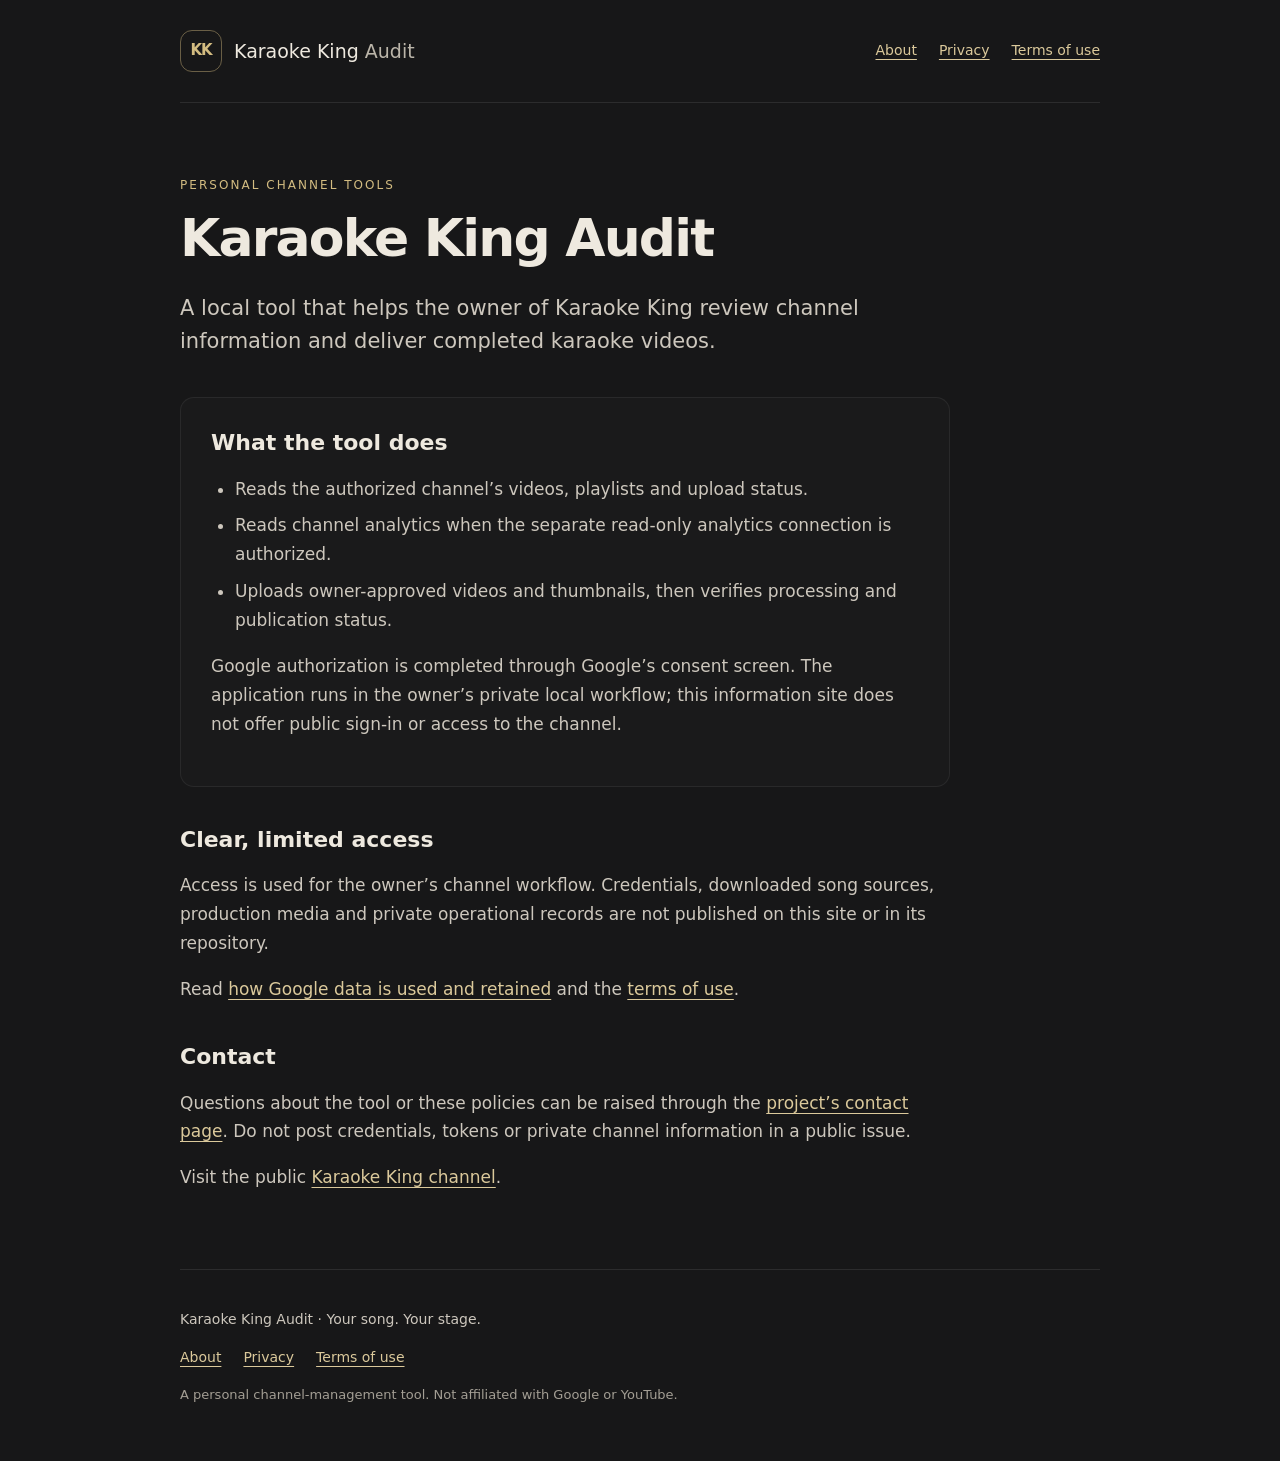
<file: index.html>
<!doctype html>
<html lang="en"><head><meta charset="utf-8"><meta name="viewport" content="width=device-width,initial-scale=1"><meta name="description" content="Karaoke King Audit: personal channel tools, privacy and usage information."><title>About · Karaoke King Audit</title><link rel="stylesheet" href="style.css"></head><body><div class="shell"><header><a class="brand" href="./"><span class="mark" aria-hidden="true">KK</span><span>Karaoke King <strong>Audit</strong></span></a><nav aria-label="Main"><a href="./">About</a><a href="privacy.html">Privacy</a><a href="terms.html">Terms of use</a></nav></header><main><p class="eyebrow">Personal channel tools</p><h1>Karaoke King Audit</h1><p class="lede">A local tool that helps the owner of Karaoke King review channel information and deliver completed karaoke videos.</p><section class="panel"><h2>What the tool does</h2><ul><li>Reads the authorized channel’s videos, playlists and upload status.</li><li>Reads channel analytics when the separate read-only analytics connection is authorized.</li><li>Uploads owner-approved videos and thumbnails, then verifies processing and publication status.</li></ul><p>Google authorization is completed through Google’s consent screen. The application runs in the owner’s private local workflow; this information site does not offer public sign-in or access to the channel.</p></section><section><h2>Clear, limited access</h2><p>Access is used for the owner’s channel workflow. Credentials, downloaded song sources, production media and private operational records are not published on this site or in its repository.</p><p>Read <a href="privacy.html">how Google data is used and retained</a> and the <a href="terms.html">terms of use</a>.</p></section><section><h2>Contact</h2><p>Questions about the tool or these policies can be raised through the <a href="https://github.com/xtianxian/karaoke-king-audit/issues">project’s contact page</a>. Do not post credentials, tokens or private channel information in a public issue.</p><p>Visit the public <a href="https://www.youtube.com/@KaraokeKingSingAlong">Karaoke King channel</a>.</p></section></main><footer><p>Karaoke King Audit · Your song. Your stage.</p><nav aria-label="Main"><a href="./">About</a><a href="privacy.html">Privacy</a><a href="terms.html">Terms of use</a></nav><p class="fine">A personal channel-management tool. Not affiliated with Google or YouTube.</p></footer></div></body></html>
</file>
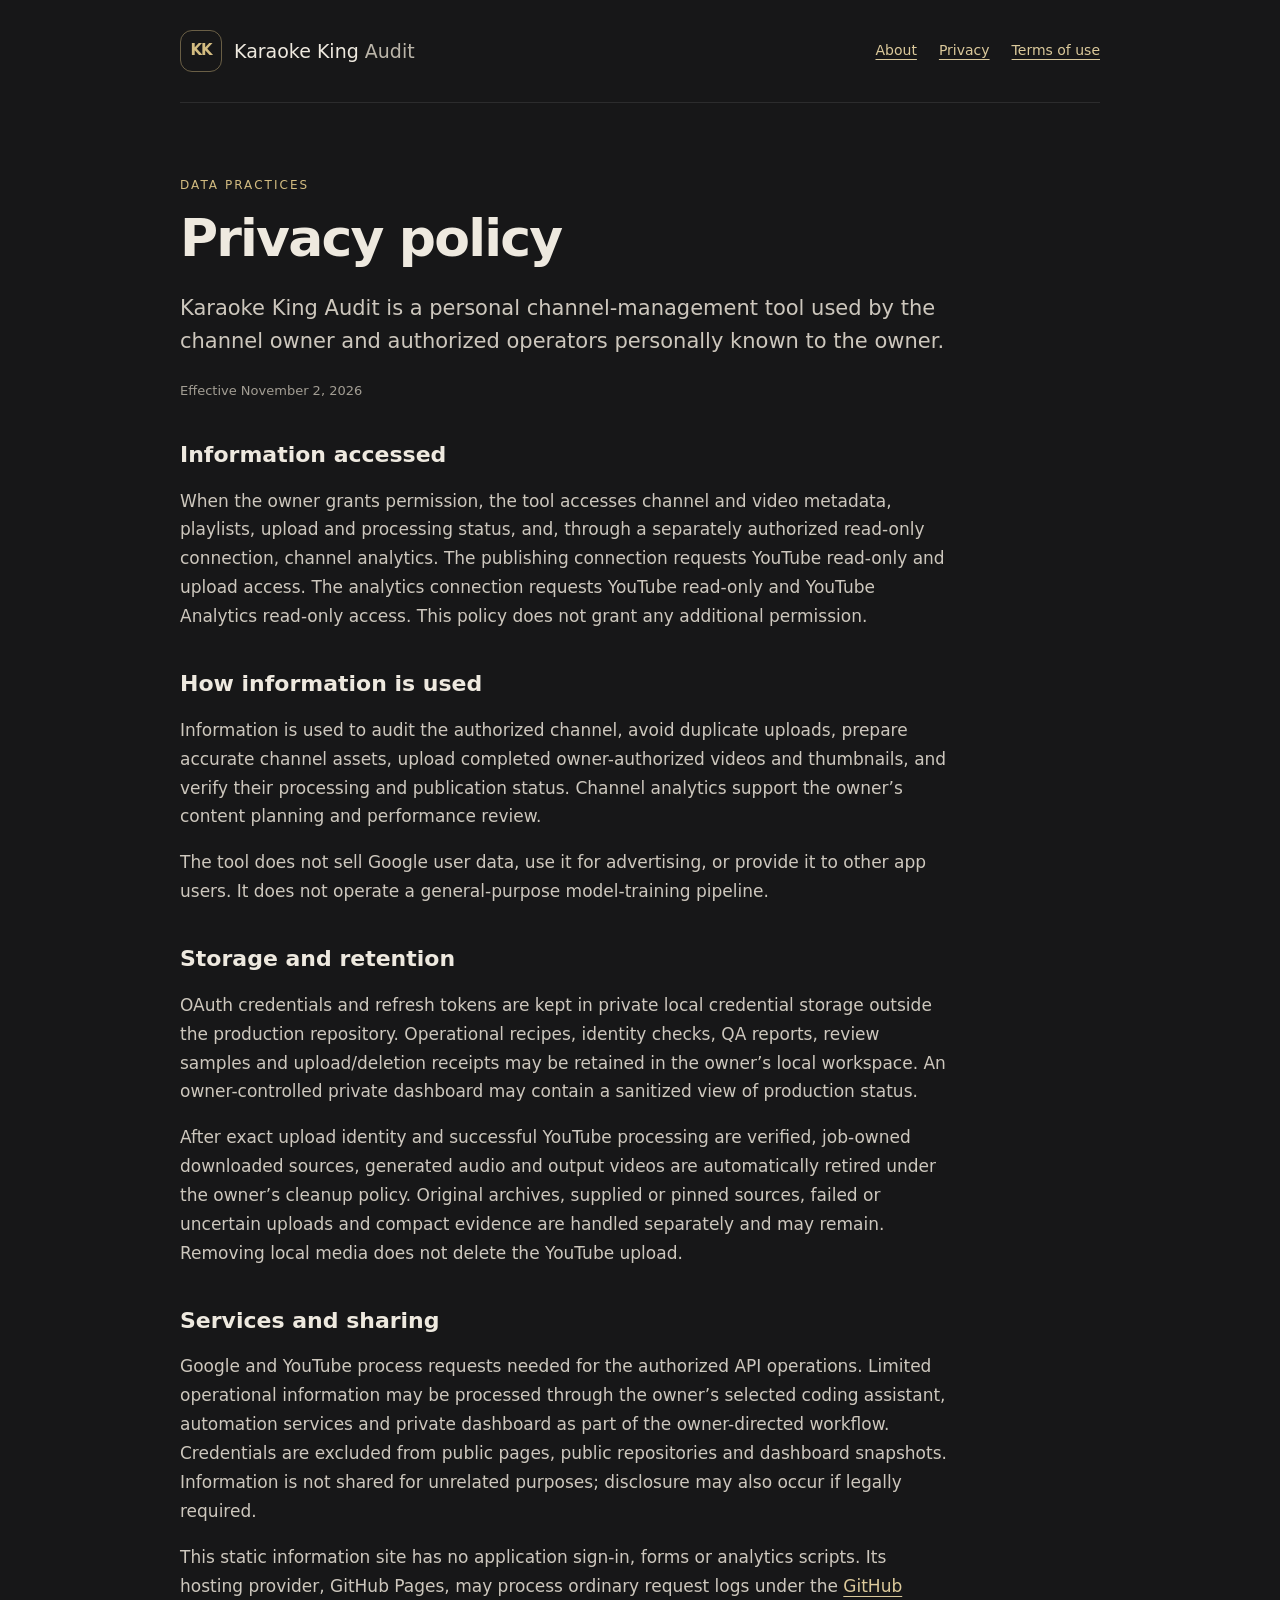
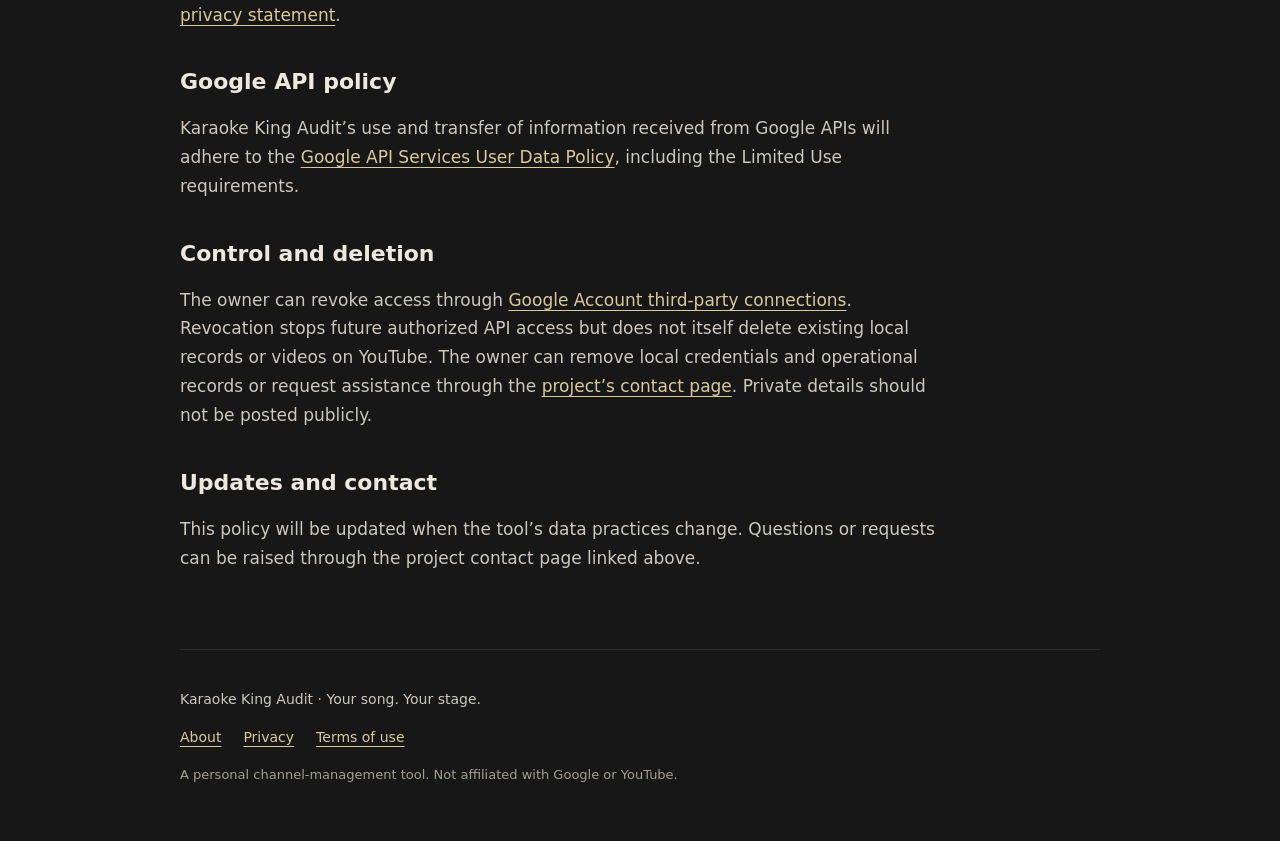
<file: privacy.html>
<!doctype html>
<html lang="en"><head><meta charset="utf-8"><meta name="viewport" content="width=device-width,initial-scale=1"><meta name="description" content="Karaoke King Audit: personal channel tools, privacy and usage information."><title>Privacy policy · Karaoke King Audit</title><link rel="stylesheet" href="style.css"></head><body><div class="shell"><header><a class="brand" href="./"><span class="mark" aria-hidden="true">KK</span><span>Karaoke King <strong>Audit</strong></span></a><nav aria-label="Main"><a href="./">About</a><a href="privacy.html">Privacy</a><a href="terms.html">Terms of use</a></nav></header><main><p class="eyebrow">Data practices</p><h1>Privacy policy</h1><p class="lede">Karaoke King Audit is a personal channel-management tool used by the channel owner and authorized operators personally known to the owner.</p><p class="fine">Effective November 2, 2026</p><section><h2>Information accessed</h2><p>When the owner grants permission, the tool accesses channel and video metadata, playlists, upload and processing status, and, through a separately authorized read-only connection, channel analytics. The publishing connection requests YouTube read-only and upload access. The analytics connection requests YouTube read-only and YouTube Analytics read-only access. This policy does not grant any additional permission.</p></section><section><h2>How information is used</h2><p>Information is used to audit the authorized channel, avoid duplicate uploads, prepare accurate channel assets, upload completed owner-authorized videos and thumbnails, and verify their processing and publication status. Channel analytics support the owner’s content planning and performance review.</p><p>The tool does not sell Google user data, use it for advertising, or provide it to other app users. It does not operate a general-purpose model-training pipeline.</p></section><section><h2>Storage and retention</h2><p>OAuth credentials and refresh tokens are kept in private local credential storage outside the production repository. Operational recipes, identity checks, QA reports, review samples and upload/deletion receipts may be retained in the owner’s local workspace. An owner-controlled private dashboard may contain a sanitized view of production status.</p><p>After exact upload identity and successful YouTube processing are verified, job-owned downloaded sources, generated audio and output videos are automatically retired under the owner’s cleanup policy. Original archives, supplied or pinned sources, failed or uncertain uploads and compact evidence are handled separately and may remain. Removing local media does not delete the YouTube upload.</p></section><section><h2>Services and sharing</h2><p>Google and YouTube process requests needed for the authorized API operations. Limited operational information may be processed through the owner’s selected coding assistant, automation services and private dashboard as part of the owner-directed workflow. Credentials are excluded from public pages, public repositories and dashboard snapshots. Information is not shared for unrelated purposes; disclosure may also occur if legally required.</p><p>This static information site has no application sign-in, forms or analytics scripts. Its hosting provider, GitHub Pages, may process ordinary request logs under the <a href="https://docs.github.com/en/site-policy/privacy-policies/github-general-privacy-statement">GitHub privacy statement</a>.</p></section><section><h2>Google API policy</h2><p>Karaoke King Audit’s use and transfer of information received from Google APIs will adhere to the <a href="https://developers.google.com/terms/api-services-user-data-policy">Google API Services User Data Policy</a>, including the Limited Use requirements.</p></section><section><h2>Control and deletion</h2><p>The owner can revoke access through <a href="https://myaccount.google.com/connections">Google Account third-party connections</a>. Revocation stops future authorized API access but does not itself delete existing local records or videos on YouTube. The owner can remove local credentials and operational records or request assistance through the <a href="https://github.com/xtianxian/karaoke-king-audit/issues">project’s contact page</a>. Private details should not be posted publicly.</p></section><section><h2>Updates and contact</h2><p>This policy will be updated when the tool’s data practices change. Questions or requests can be raised through the project contact page linked above.</p></section></main><footer><p>Karaoke King Audit · Your song. Your stage.</p><nav aria-label="Main"><a href="./">About</a><a href="privacy.html">Privacy</a><a href="terms.html">Terms of use</a></nav><p class="fine">A personal channel-management tool. Not affiliated with Google or YouTube.</p></footer></div></body></html>
</file>
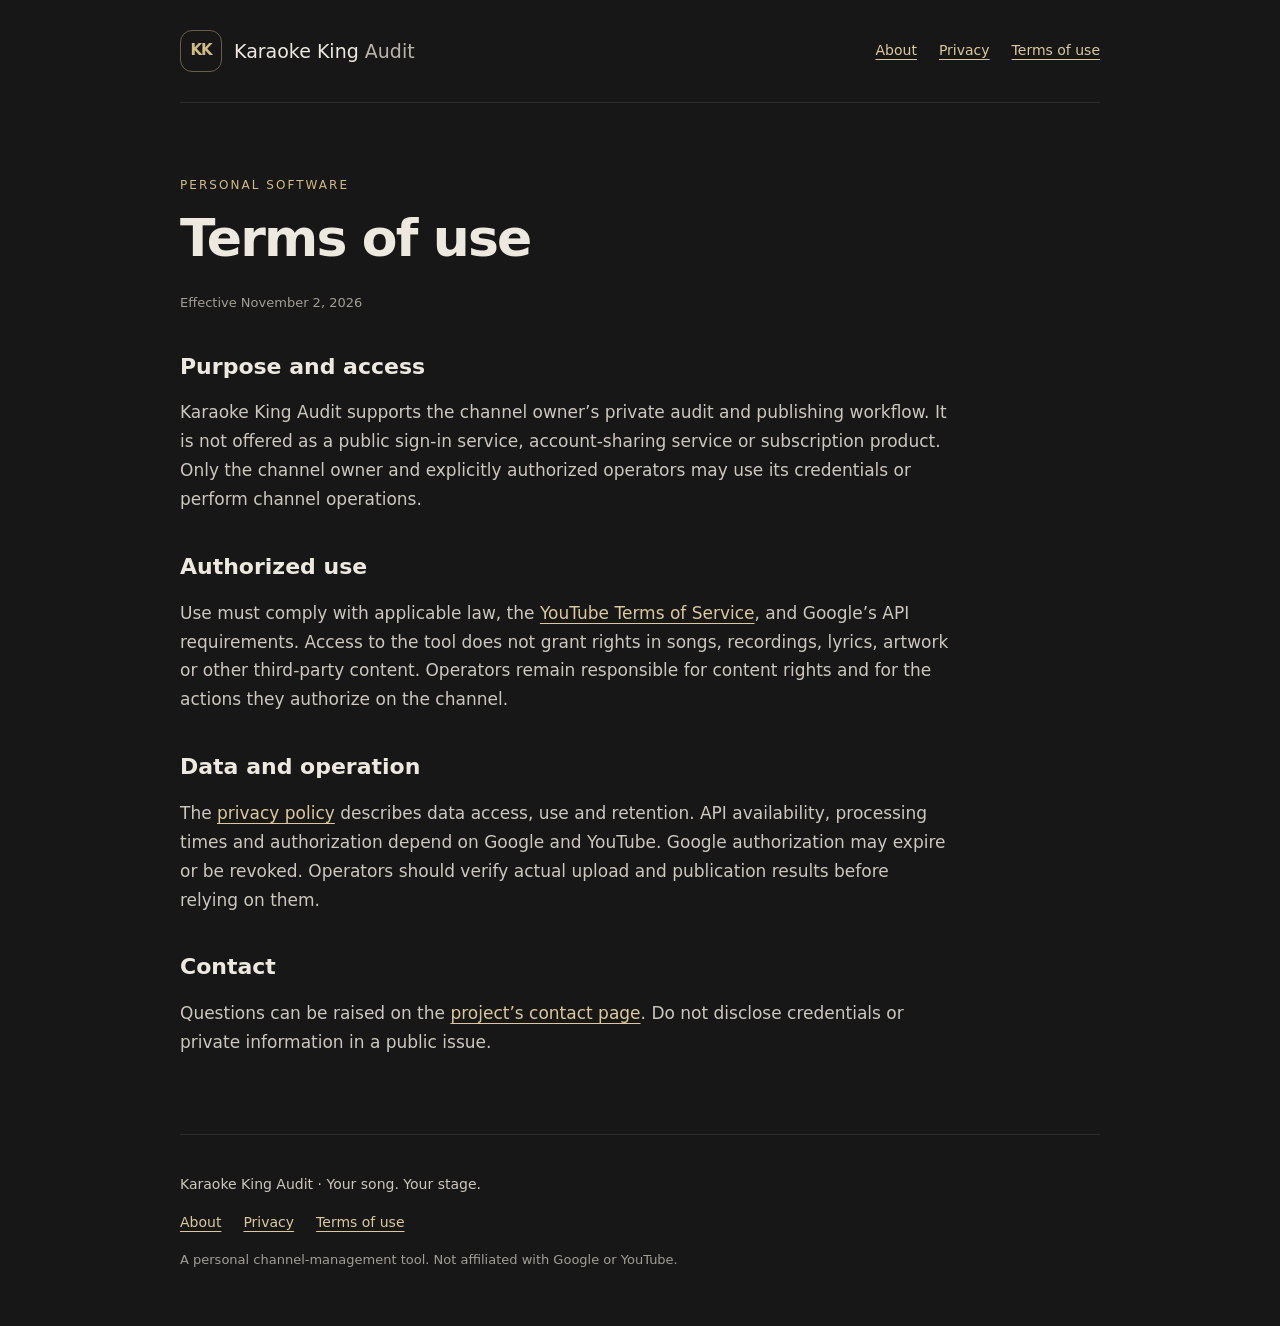
<file: terms.html>
<!doctype html>
<html lang="en"><head><meta charset="utf-8"><meta name="viewport" content="width=device-width,initial-scale=1"><meta name="description" content="Karaoke King Audit: personal channel tools, privacy and usage information."><title>Terms of use · Karaoke King Audit</title><link rel="stylesheet" href="style.css"></head><body><div class="shell"><header><a class="brand" href="./"><span class="mark" aria-hidden="true">KK</span><span>Karaoke King <strong>Audit</strong></span></a><nav aria-label="Main"><a href="./">About</a><a href="privacy.html">Privacy</a><a href="terms.html">Terms of use</a></nav></header><main><p class="eyebrow">Personal software</p><h1>Terms of use</h1><p class="fine">Effective November 2, 2026</p><section><h2>Purpose and access</h2><p>Karaoke King Audit supports the channel owner’s private audit and publishing workflow. It is not offered as a public sign-in service, account-sharing service or subscription product. Only the channel owner and explicitly authorized operators may use its credentials or perform channel operations.</p></section><section><h2>Authorized use</h2><p>Use must comply with applicable law, the <a href="https://www.youtube.com/t/terms">YouTube Terms of Service</a>, and Google’s API requirements. Access to the tool does not grant rights in songs, recordings, lyrics, artwork or other third-party content. Operators remain responsible for content rights and for the actions they authorize on the channel.</p></section><section><h2>Data and operation</h2><p>The <a href="privacy.html">privacy policy</a> describes data access, use and retention. API availability, processing times and authorization depend on Google and YouTube. Google authorization may expire or be revoked. Operators should verify actual upload and publication results before relying on them.</p></section><section><h2>Contact</h2><p>Questions can be raised on the <a href="https://github.com/xtianxian/karaoke-king-audit/issues">project’s contact page</a>. Do not disclose credentials or private information in a public issue.</p></section></main><footer><p>Karaoke King Audit · Your song. Your stage.</p><nav aria-label="Main"><a href="./">About</a><a href="privacy.html">Privacy</a><a href="terms.html">Terms of use</a></nav><p class="fine">A personal channel-management tool. Not affiliated with Google or YouTube.</p></footer></div></body></html>
</file>
<file: style.css>
*{box-sizing:border-box}html{color-scheme:dark;background:#171718;color:#eee9df;font:17px/1.7 system-ui,-apple-system,BlinkMacSystemFont,"Segoe UI",sans-serif}body{margin:0}.shell{max-width:980px;margin:auto;padding:0 30px}a{color:#dbc99b;text-underline-offset:4px}a:hover{color:#fff1c7}header{display:flex;justify-content:space-between;align-items:center;gap:20px;padding:30px 0;border-bottom:1px solid #ffffff17}.brand{display:flex;align-items:center;gap:12px;font-size:19px;text-decoration:none;color:#eee9df}.brand strong{font-weight:450;color:#bbb5a9}.mark{display:grid;place-items:center;width:42px;height:42px;border:1px solid #d3bc8170;border-radius:12px;font-size:15px;font-weight:700;letter-spacing:-1px;color:#d3bc81}nav{display:flex;gap:22px;font-size:14px}main{max-width:770px;padding:60px 0}.eyebrow{font-size:12px;letter-spacing:.17em;text-transform:uppercase;color:#d3bc81}h1{font-size:clamp(32px,5vw,52px);line-height:1.12;letter-spacing:-.035em;margin:14px 0 24px}h2{font-size:22px;line-height:1.35;margin:0 0 14px}.lede{font-size:21px;color:#cdc7bd;line-height:1.6}section{margin-top:38px}p,li{color:#cdc7bd}li{margin:8px 0}ul{padding-left:24px}.panel{padding:30px;background:#ffffff04;border:1px solid #ffffff10;border-radius:14px}.fine{font-size:13px;color:#a39e94}footer{border-top:1px solid #ffffff17;padding:24px 0 42px}footer p{font-size:14px}footer nav{margin:14px 0}@media(max-width:650px){.shell{padding:0 22px}header{align-items:flex-start;flex-direction:column;gap:14px;padding:24px 0}main{padding:38px 0}.panel{padding:22px}.lede{font-size:19px}}
</file>
